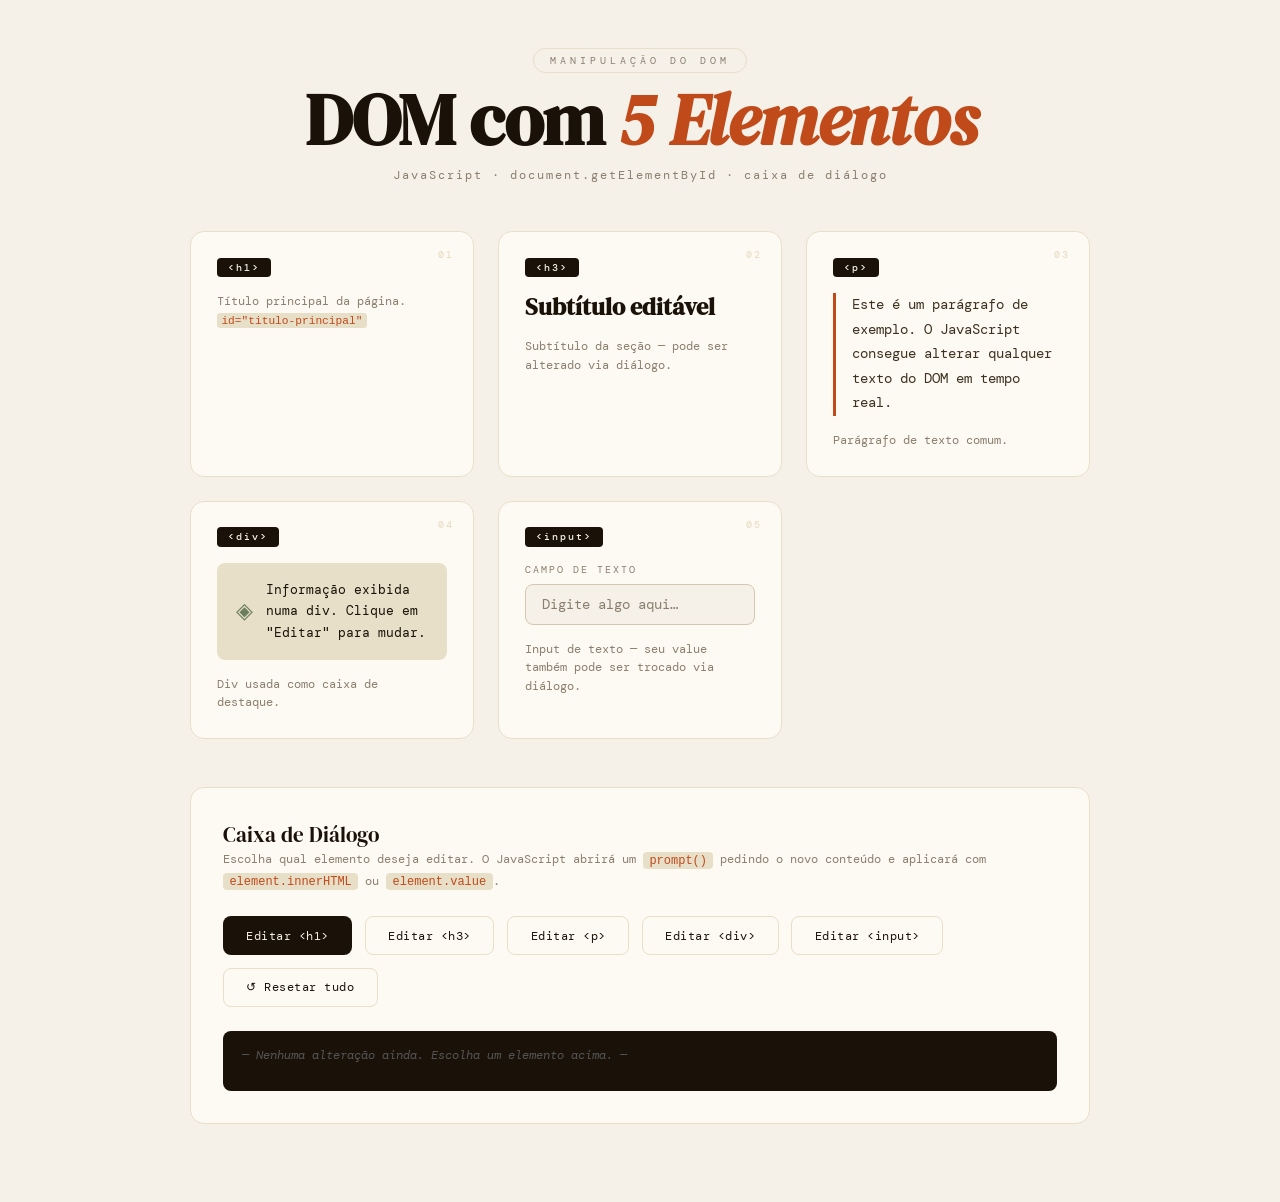
<file: exercicio 3/dom.html>
<!DOCTYPE html>
<html lang="pt-BR">
<head>
  <meta charset="UTF-8" />
  <meta name="viewport" content="width=device-width, initial-scale=1.0" />
  <title>DOM — 5 Elementos</title>
  <style>
    @import url('https://fonts.googleapis.com/css2?family=DM+Serif+Display:ital@0;1&family=DM+Mono:wght@300;400;500&display=swap');

    :root {
      --cream: #f5f0e8;
      --ink:   #1a1208;
      --rust:  #c04a1a;
      --sand:  #e8dfc8;
      --sage:  #6b7f5e;
      --muted: #8a7f6e;
      --card:  #fdfaf4;
    }

    * { margin: 0; padding: 0; box-sizing: border-box; }

    body {
      background: var(--cream);
      color: var(--ink);
      font-family: 'DM Mono', monospace;
      min-height: 100vh;
      padding: 3rem 2rem 5rem;
      display: flex;
      flex-direction: column;
      align-items: center;
      gap: 3rem;
    }

    /* ─── HEADER ─── */
    header {
      text-align: center;
      display: flex;
      flex-direction: column;
      align-items: center;
      gap: 0.6rem;
    }

    .tag-label {
      font-size: 0.65rem;
      letter-spacing: 4px;
      text-transform: uppercase;
      color: var(--muted);
      border: 1px solid var(--sand);
      padding: 0.3rem 1rem;
      border-radius: 999px;
    }

    /* ELEMENTO 1: h1 */
    #titulo-principal {
      font-family: 'DM Serif Display', serif;
      font-size: clamp(2.2rem, 6vw, 4.5rem);
      line-height: 1.05;
      color: var(--ink);
      letter-spacing: -1px;
      animation: fadeDown 0.6s ease both;
    }

    #titulo-principal em {
      color: var(--rust);
      font-style: italic;
    }

    .subtitle {
      font-size: 0.75rem;
      color: var(--muted);
      letter-spacing: 2px;
    }

    /* ─── GRADE DE ELEMENTOS ─── */
    .dom-grid {
      display: grid;
      grid-template-columns: repeat(auto-fit, minmax(280px, 1fr));
      gap: 1.5rem;
      width: 100%;
      max-width: 900px;
    }

    .dom-card {
      background: var(--card);
      border: 1px solid var(--sand);
      border-radius: 14px;
      padding: 1.6rem;
      display: flex;
      flex-direction: column;
      gap: 1rem;
      position: relative;
      animation: fadeUp 0.5s ease both;
      transition: box-shadow 0.25s;
    }

    .dom-card:hover {
      box-shadow: 0 8px 32px rgba(26,18,8,0.1);
    }

    /* numeração */
    .card-num {
      position: absolute;
      top: 1rem;
      right: 1.2rem;
      font-size: 0.6rem;
      letter-spacing: 2px;
      color: var(--sand);
      font-weight: 500;
    }

    /* badge da tag HTML */
    .card-tag {
      display: inline-block;
      background: var(--ink);
      color: var(--cream);
      font-size: 0.65rem;
      font-weight: 500;
      letter-spacing: 2px;
      padding: 0.2rem 0.7rem;
      border-radius: 4px;
      width: fit-content;
    }

    .card-desc {
      font-size: 0.72rem;
      color: var(--muted);
      line-height: 1.6;
    }

    /* ─── ELEMENTO 2: h3 (subtítulo dentro de card) ─── */
    #subtitulo {
      font-family: 'DM Serif Display', serif;
      font-size: 1.5rem;
      color: var(--ink);
      line-height: 1.2;
    }

    /* ─── ELEMENTO 3: <p> ─── */
    #paragrafo {
      font-size: 0.85rem;
      line-height: 1.8;
      color: #3d3220;
      border-left: 3px solid var(--rust);
      padding-left: 1rem;
    }

    /* ─── ELEMENTO 4: <div> decorativa ─── */
    #caixa-info {
      background: var(--sand);
      border-radius: 8px;
      padding: 1rem 1.2rem;
      font-size: 0.8rem;
      line-height: 1.7;
      color: var(--ink);
      display: flex;
      align-items: center;
      gap: 0.8rem;
    }

    #caixa-info::before {
      content: "◈";
      font-size: 1.4rem;
      color: var(--sage);
      flex-shrink: 0;
    }

    /* ─── ELEMENTO 5: <input> ─── */
    .input-wrapper {
      display: flex;
      flex-direction: column;
      gap: 0.5rem;
    }

    .input-wrapper label {
      font-size: 0.65rem;
      letter-spacing: 2px;
      text-transform: uppercase;
      color: var(--muted);
    }

    #campo-texto {
      background: var(--cream);
      border: 1px solid #d4c9b0;
      border-radius: 8px;
      padding: 0.7rem 1rem;
      font-family: 'DM Mono', monospace;
      font-size: 0.85rem;
      color: var(--ink);
      outline: none;
      transition: border-color 0.2s;
      width: 100%;
    }

    #campo-texto::placeholder { color: var(--muted); }

    #campo-texto:focus {
      border-color: var(--rust);
      box-shadow: 0 0 0 3px rgba(192,74,26,0.1);
    }

    /* ─── ZONA DE AÇÃO ─── */
    .acao-area {
      width: 100%;
      max-width: 900px;
      background: var(--card);
      border: 1px solid var(--sand);
      border-radius: 14px;
      padding: 2rem;
      display: flex;
      flex-direction: column;
      gap: 1.5rem;
    }

    .acao-title {
      font-family: 'DM Serif Display', serif;
      font-size: 1.3rem;
    }

    .acao-desc {
      font-size: 0.75rem;
      color: var(--muted);
      line-height: 1.7;
    }

    .acao-desc code {
      background: var(--sand);
      padding: 0.1rem 0.4rem;
      border-radius: 4px;
      color: var(--rust);
    }

    /* botões */
    .btn-row {
      display: flex;
      flex-wrap: wrap;
      gap: 0.8rem;
    }

    .btn {
      font-family: 'DM Mono', monospace;
      font-size: 0.78rem;
      padding: 0.65rem 1.4rem;
      border-radius: 8px;
      cursor: pointer;
      letter-spacing: 0.5px;
      transition: all 0.2s;
      border: 1px solid transparent;
    }

    .btn-primary {
      background: var(--ink);
      color: var(--cream);
    }

    .btn-primary:hover { background: #2d2010; }

    .btn-outline {
      background: none;
      border-color: var(--sand);
      color: var(--ink);
    }

    .btn-outline:hover {
      border-color: var(--rust);
      color: var(--rust);
    }

    /* log de mudanças */
    .log-area {
      background: var(--ink);
      border-radius: 8px;
      padding: 1rem 1.2rem;
      min-height: 60px;
      display: flex;
      flex-direction: column;
      gap: 0.4rem;
    }

    .log-line {
      font-size: 0.72rem;
      line-height: 1.5;
      animation: fadeUp 0.3s ease both;
    }

    .log-line .ts   { color: var(--muted); }
    .log-line .el   { color: #88c0d0; }
    .log-line .val  { color: #a3be8c; }
    .log-line .empty{ color: #555; font-style: italic; }

    /* ─── MODAL DIÁLOGO ─── */
    .overlay {
      display: none;
      position: fixed;
      inset: 0;
      background: rgba(26,18,8,0.55);
      backdrop-filter: blur(6px);
      z-index: 200;
      align-items: center;
      justify-content: center;
    }

    .overlay.active { display: flex; }

    .dialog {
      background: var(--card);
      border: 1px solid var(--sand);
      border-radius: 16px;
      width: min(440px, 90vw);
      overflow: hidden;
      animation: popIn 0.22s ease both;
      box-shadow: 0 30px 80px rgba(26,18,8,0.25);
    }

    @keyframes popIn {
      from { opacity: 0; transform: scale(0.9) translateY(10px); }
      to   { opacity: 1; transform: scale(1) translateY(0); }
    }

    .dialog-header {
      padding: 1.2rem 1.5rem;
      border-bottom: 1px solid var(--sand);
      display: flex;
      align-items: center;
      justify-content: space-between;
    }

    .dialog-header h4 {
      font-family: 'DM Serif Display', serif;
      font-size: 1.1rem;
    }

    .dialog-tag {
      font-size: 0.6rem;
      letter-spacing: 2px;
      color: var(--muted);
      text-transform: uppercase;
    }

    .dialog-body {
      padding: 1.5rem;
      display: flex;
      flex-direction: column;
      gap: 1rem;
    }

    .dialog-body p {
      font-size: 0.8rem;
      color: var(--muted);
      line-height: 1.6;
    }

    .dialog-body p strong { color: var(--rust); }

    .dialog-input {
      background: var(--cream);
      border: 1px solid #d4c9b0;
      border-radius: 8px;
      padding: 0.75rem 1rem;
      font-family: 'DM Mono', monospace;
      font-size: 0.85rem;
      color: var(--ink);
      outline: none;
      width: 100%;
      transition: border-color 0.2s;
    }

    .dialog-input:focus {
      border-color: var(--rust);
      box-shadow: 0 0 0 3px rgba(192,74,26,0.1);
    }

    .dialog-footer {
      padding: 1rem 1.5rem;
      border-top: 1px solid var(--sand);
      display: flex;
      justify-content: flex-end;
      gap: 0.7rem;
    }

    /* ─── ANIMAÇÕES ─── */
    @keyframes fadeDown {
      from { opacity: 0; transform: translateY(-16px); }
      to   { opacity: 1; transform: translateY(0); }
    }

    @keyframes fadeUp {
      from { opacity: 0; transform: translateY(16px); }
      to   { opacity: 1; transform: translateY(0); }
    }

    .dom-card:nth-child(1) { animation-delay: 0.05s; }
    .dom-card:nth-child(2) { animation-delay: 0.15s; }
    .dom-card:nth-child(3) { animation-delay: 0.25s; }
    .dom-card:nth-child(4) { animation-delay: 0.35s; }
    .dom-card:nth-child(5) { animation-delay: 0.45s; }

    /* destaque piscante quando elemento é alterado */
    @keyframes highlight {
      0%   { outline: 2px solid var(--rust); outline-offset: 4px; }
      100% { outline: 2px solid transparent; outline-offset: 6px; }
    }

    .altered { animation: highlight 1.2s ease forwards; }
  </style>
</head>
<body>

  <!-- ══════════════════════════════════════
       HEADER
  ══════════════════════════════════════ -->
  <header>
    <div class="tag-label">Manipulação do DOM</div>

    <!-- ELEMENTO 1 ─ <h1> -->
    <h1 id="titulo-principal">DOM com <em>5 Elementos</em></h1>
    <p class="subtitle">JavaScript · document.getElementById · caixa de diálogo</p>
  </header>

  <!-- ══════════════════════════════════════
       GRADE COM OS 5 ELEMENTOS
  ══════════════════════════════════════ -->
  <div class="dom-grid">

    <!-- Card 1 ── h1 (já no header, referência aqui) -->
    <div class="dom-card">
      <span class="card-num">01</span>
      <span class="card-tag">&lt;h1&gt;</span>
      <!-- ELEMENTO 1 referenciado acima no header -->
      <p class="card-desc">
        Título principal da página.<br>
        <code style="font-size:0.7rem;background:#e8dfc8;padding:0.1rem 0.3rem;border-radius:3px;color:#c04a1a">
          id="titulo-principal"
        </code>
      </p>
    </div>

    <!-- Card 2 ── h3 -->
    <div class="dom-card">
      <span class="card-num">02</span>
      <span class="card-tag">&lt;h3&gt;</span>
      <!-- ELEMENTO 2 ─ <h3> -->
      <h3 id="subtitulo">Subtítulo editável</h3>
      <p class="card-desc">Subtítulo da seção — pode ser alterado via diálogo.</p>
    </div>

    <!-- Card 3 ── p -->
    <div class="dom-card">
      <span class="card-num">03</span>
      <span class="card-tag">&lt;p&gt;</span>
      <!-- ELEMENTO 3 ─ <p> -->
      <p id="paragrafo">
        Este é um parágrafo de exemplo. O JavaScript consegue alterar qualquer texto do DOM em tempo real.
      </p>
      <p class="card-desc">Parágrafo de texto comum.</p>
    </div>

    <!-- Card 4 ── div -->
    <div class="dom-card">
      <span class="card-num">04</span>
      <span class="card-tag">&lt;div&gt;</span>
      <!-- ELEMENTO 4 ─ <div> -->
      <div id="caixa-info">
        Informação exibida numa div. Clique em "Editar" para mudar.
      </div>
      <p class="card-desc">Div usada como caixa de destaque.</p>
    </div>

    <!-- Card 5 ── input -->
    <div class="dom-card">
      <span class="card-num">05</span>
      <span class="card-tag">&lt;input&gt;</span>
      <!-- ELEMENTO 5 ─ <input type="text"> -->
      <div class="input-wrapper">
        <label for="campo-texto">Campo de texto</label>
        <input
          type="text"
          id="campo-texto"
          placeholder="Digite algo aqui…"
        />
      </div>
      <p class="card-desc">Input de texto — seu value também pode ser trocado via diálogo.</p>
    </div>

  </div>

  <!-- ══════════════════════════════════════
       ÁREA DE AÇÃO
  ══════════════════════════════════════ -->
  <div class="acao-area">
    <div>
      <div class="acao-title">Caixa de Diálogo</div>
      <p class="acao-desc">
        Escolha qual elemento deseja editar. O JavaScript abrirá um
        <code>prompt()</code> pedindo o novo conteúdo e aplicará com
        <code>element.innerHTML</code> ou <code>element.value</code>.
      </p>
    </div>

    <div class="btn-row">
      <button class="btn btn-primary" onclick="editarElemento('titulo-principal', 'h1')">Editar &lt;h1&gt;</button>
      <button class="btn btn-outline"  onclick="editarElemento('subtitulo', 'h3')">Editar &lt;h3&gt;</button>
      <button class="btn btn-outline"  onclick="editarElemento('paragrafo', 'p')">Editar &lt;p&gt;</button>
      <button class="btn btn-outline"  onclick="editarElemento('caixa-info', 'div')">Editar &lt;div&gt;</button>
      <button class="btn btn-outline"  onclick="editarElemento('campo-texto', 'input')">Editar &lt;input&gt;</button>
      <button class="btn btn-outline"  onclick="resetar()">↺ Resetar tudo</button>
    </div>

    <!-- log de mudanças -->
    <div class="log-area" id="logArea">
      <span class="log-line"><span class="empty">— Nenhuma alteração ainda. Escolha um elemento acima. —</span></span>
    </div>
  </div>

  <!-- ══════════════════════════════════════
       DIÁLOGO CUSTOMIZADO
  ══════════════════════════════════════ -->
  <div class="overlay" id="overlay">
    <div class="dialog">
      <div class="dialog-header">
        <h4 id="dialogTitle">Editar elemento</h4>
        <span class="dialog-tag" id="dialogTag"></span>
      </div>
      <div class="dialog-body">
        <p id="dialogDesc">Digite o novo conteúdo para <strong id="dialogEl"></strong>:</p>
        <input
          class="dialog-input"
          type="text"
          id="dialogInput"
          placeholder="Novo texto…"
          onkeydown="if(event.key==='Enter') confirmarEdicao()"
        />
      </div>
      <div class="dialog-footer">
        <button class="btn btn-outline" onclick="fecharDialog()">Cancelar</button>
        <button class="btn btn-primary" onclick="confirmarEdicao()">Confirmar</button>
      </div>
    </div>
  </div>

  <script>
    // ════════════════════════════════════════════════
    // ESTADO
    // ════════════════════════════════════════════════
    const originais = {
      'titulo-principal': 'DOM com <em>5 Elementos</em>',
      'subtitulo':        'Subtítulo editável',
      'paragrafo':        'Este é um parágrafo de exemplo. O JavaScript consegue alterar qualquer texto do DOM em tempo real.',
      'caixa-info':       'Informação exibida numa div. Clique em "Editar" para mudar.',
      'campo-texto':      '',
    };

    let elementoAtual = null;
    let tagAtual = null;
    let logCount = 0;

    // ════════════════════════════════════════════════
    // ABRIR DIÁLOGO
    // ════════════════════════════════════════════════
    function editarElemento(id, tag) {
      elementoAtual = id;
      tagAtual = tag;

      const el = document.getElementById(id);
      const valorAtual = tag === 'input' ? el.value : el.innerText;

      document.getElementById('dialogTitle').textContent = `Editar <${tag}>`;
      document.getElementById('dialogTag').textContent   = `#${id}`;
      document.getElementById('dialogEl').textContent    = `#${id}`;
      document.getElementById('dialogInput').value       = valorAtual;

      document.getElementById('overlay').classList.add('active');
      setTimeout(() => document.getElementById('dialogInput').focus(), 50);
    }

    // ════════════════════════════════════════════════
    // CONFIRMAR EDIÇÃO — usa o diálogo customizado
    // (equivalente ao prompt() nativo do browser)
    // ════════════════════════════════════════════════
    function confirmarEdicao() {
      const novoValor = document.getElementById('dialogInput').value.trim();
      if (!novoValor) { fecharDialog(); return; }

      const el = document.getElementById(elementoAtual);

      if (tagAtual === 'input') {
        el.value = novoValor;           // altera o value do input
      } else {
        el.innerHTML = novoValor;       // altera o innerHTML
      }

      // piscar elemento alterado
      el.classList.remove('altered');
      void el.offsetWidth;             // reflow
      el.classList.add('altered');

      // registrar no log
      adicionarLog(elementoAtual, tagAtual, novoValor);
      fecharDialog();
    }

    // ════════════════════════════════════════════════
    // FECHAR DIÁLOGO
    // ════════════════════════════════════════════════
    function fecharDialog() {
      document.getElementById('overlay').classList.remove('active');
      elementoAtual = null;
      tagAtual = null;
    }

    // fechar clicando fora
    document.getElementById('overlay').addEventListener('click', function(e) {
      if (e.target === this) fecharDialog();
    });

    // ════════════════════════════════════════════════
    // LOG DE MUDANÇAS
    // ════════════════════════════════════════════════
    function adicionarLog(id, tag, valor) {
      const log = document.getElementById('logArea');
      if (logCount === 0) log.innerHTML = '';
      logCount++;

      const agora = new Date().toLocaleTimeString('pt-BR');
      const linha = document.createElement('div');
      linha.className = 'log-line';
      linha.innerHTML =
        `<span class="ts">[${agora}]</span> ` +
        `<span class="el">#${id}</span> (${tag}) ` +
        `→ <span class="val">"${valor.substring(0, 50)}${valor.length > 50 ? '…' : ''}"</span>`;
      log.appendChild(linha);
    }

    // ════════════════════════════════════════════════
    // RESETAR
    // ════════════════════════════════════════════════
    function resetar() {
      Object.entries(originais).forEach(([id, val]) => {
        const el = document.getElementById(id);
        if (id === 'campo-texto') {
          el.value = val;
        } else {
          el.innerHTML = val;
        }
      });
      document.getElementById('logArea').innerHTML =
        '<span class="log-line"><span class="empty">— Conteúdo resetado para os valores originais. —</span></span>';
      logCount = 0;
    }
  </script>

</body>
</html>
</file>
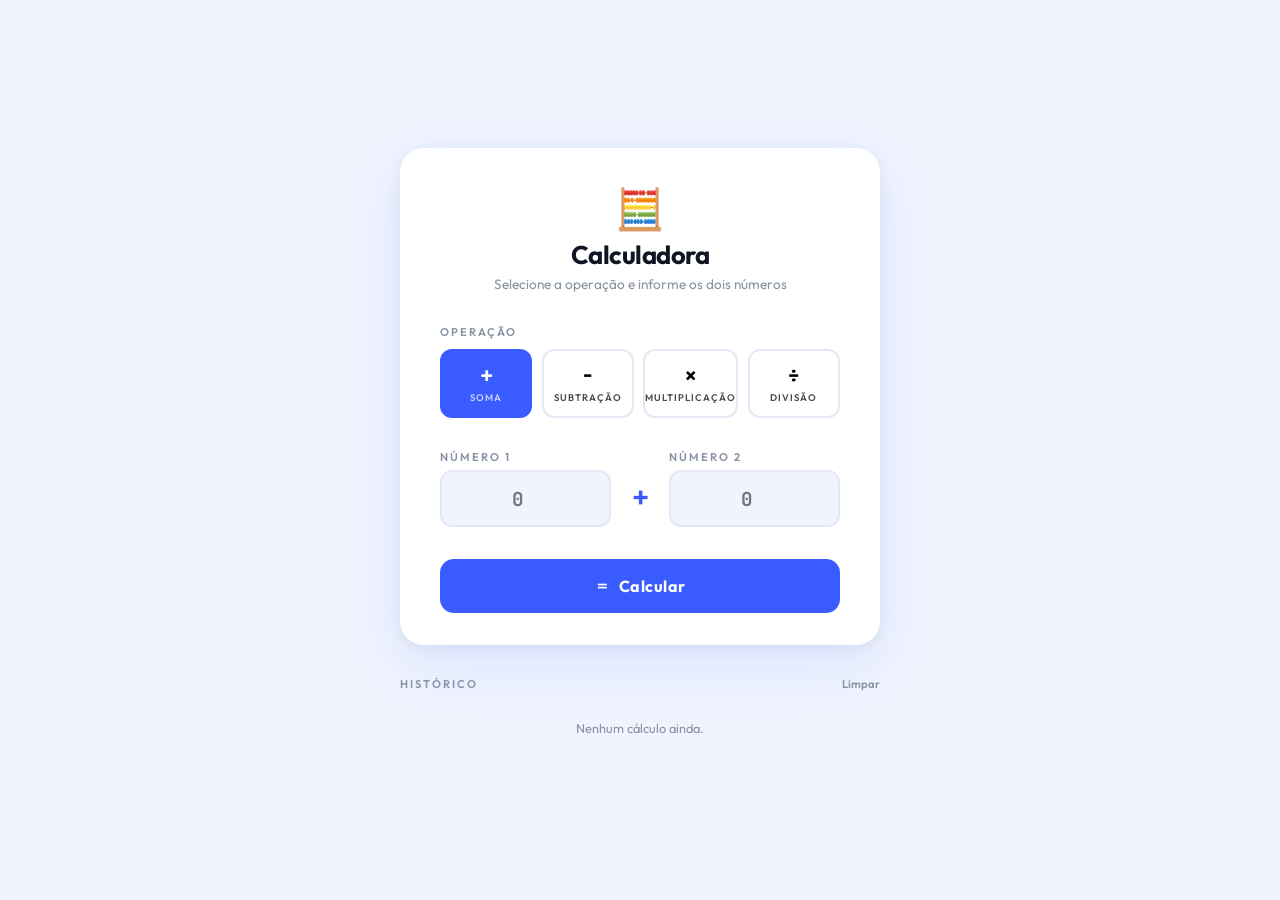
<file: exercicio 4/calculadora.html>
<!DOCTYPE html>
<html lang="pt-BR">
<head>
  <meta charset="UTF-8" />
  <meta name="viewport" content="width=device-width, initial-scale=1.0" />
  <title>Calculadora</title>
  <style>
    @import url('https://fonts.googleapis.com/css2?family=Outfit:wght@300;400;600;700;900&family=JetBrains+Mono:wght@400;700&display=swap');

    :root {
      --bg:      #f0f4ff;
      --white:   #ffffff;
      --ink:     #0f1523;
      --blue:    #3a5bff;
      --blue-lt: #eef1ff;
      --red:     #ff4757;
      --green:   #2ed573;
      --muted:   #8892a4;
      --border:  #e2e8f4;
    }

    * { margin: 0; padding: 0; box-sizing: border-box; }

    body {
      background: var(--bg);
      font-family: 'Outfit', sans-serif;
      min-height: 100vh;
      display: flex;
      flex-direction: column;
      align-items: center;
      justify-content: center;
      padding: 2rem;
      gap: 2rem;
    }

    /* ── CARD PRINCIPAL ── */
    .card {
      background: var(--white);
      border-radius: 24px;
      padding: 2.5rem 2.5rem 2rem;
      width: min(480px, 100%);
      box-shadow: 0 20px 60px rgba(58,91,255,0.1), 0 4px 16px rgba(0,0,0,0.06);
      display: flex;
      flex-direction: column;
      gap: 2rem;
      animation: slideUp 0.5s ease both;
    }

    @keyframes slideUp {
      from { opacity: 0; transform: translateY(24px); }
      to   { opacity: 1; transform: translateY(0); }
    }

    /* ── CABEÇALHO ── */
    .header { text-align: center; }

    .header-icon {
      font-size: 2.5rem;
      line-height: 1;
      margin-bottom: 0.6rem;
    }

    .header h1 {
      font-size: 1.6rem;
      font-weight: 700;
      color: var(--ink);
      letter-spacing: -0.5px;
    }

    .header p {
      font-size: 0.85rem;
      color: var(--muted);
      margin-top: 0.3rem;
    }

    /* ── SELETOR DE OPERAÇÃO ── */
    .op-label {
      font-size: 0.7rem;
      font-weight: 600;
      letter-spacing: 2px;
      text-transform: uppercase;
      color: var(--muted);
      margin-bottom: 0.6rem;
      display: block;
    }

    .op-grid {
      display: grid;
      grid-template-columns: repeat(4, 1fr);
      gap: 0.6rem;
    }

    .op-btn {
      border: 2px solid var(--border);
      background: var(--white);
      border-radius: 12px;
      padding: 0.8rem 0;
      cursor: pointer;
      display: flex;
      flex-direction: column;
      align-items: center;
      gap: 0.3rem;
      transition: all 0.18s;
      font-family: 'Outfit', sans-serif;
    }

    .op-btn:hover {
      border-color: var(--blue);
      background: var(--blue-lt);
    }

    .op-btn.active {
      border-color: var(--blue);
      background: var(--blue);
      color: white;
    }

    .op-symbol {
      font-family: 'JetBrains Mono', monospace;
      font-size: 1.4rem;
      font-weight: 700;
      line-height: 1;
    }

    .op-name {
      font-size: 0.6rem;
      font-weight: 600;
      letter-spacing: 1px;
      text-transform: uppercase;
      opacity: 0.7;
    }

    /* ── INPUTS DOS NÚMEROS ── */
    .num-row {
      display: grid;
      grid-template-columns: 1fr auto 1fr;
      align-items: end;
      gap: 0.8rem;
    }

    .field { display: flex; flex-direction: column; gap: 0.4rem; }

    .field label {
      font-size: 0.7rem;
      font-weight: 600;
      letter-spacing: 2px;
      text-transform: uppercase;
      color: var(--muted);
    }

    .field input {
      background: var(--bg);
      border: 2px solid var(--border);
      border-radius: 12px;
      padding: 0.85rem 1rem;
      font-family: 'JetBrains Mono', monospace;
      font-size: 1.2rem;
      font-weight: 700;
      color: var(--ink);
      text-align: center;
      outline: none;
      width: 100%;
      transition: border-color 0.2s;
    }

    .field input:focus {
      border-color: var(--blue);
      background: var(--blue-lt);
    }

    .field input.error { border-color: var(--red); background: #fff5f6; }

    .op-display {
      font-family: 'JetBrains Mono', monospace;
      font-size: 1.8rem;
      font-weight: 700;
      color: var(--blue);
      padding-bottom: 0.7rem;
      text-align: center;
      min-width: 2rem;
    }

    /* ── BOTÃO CALCULAR ── */
    .btn-calc {
      background: var(--blue);
      color: white;
      border: none;
      border-radius: 14px;
      padding: 1rem;
      font-family: 'Outfit', sans-serif;
      font-size: 1rem;
      font-weight: 700;
      cursor: pointer;
      width: 100%;
      letter-spacing: 0.5px;
      transition: all 0.2s;
      display: flex;
      align-items: center;
      justify-content: center;
      gap: 0.5rem;
    }

    .btn-calc:hover { background: #2845e8; transform: translateY(-1px); box-shadow: 0 8px 24px rgba(58,91,255,0.35); }
    .btn-calc:active { transform: translateY(0); }

    /* ── RESULTADO ── */
    .result-box {
      display: none;
      background: var(--blue-lt);
      border: 2px solid var(--blue);
      border-radius: 16px;
      padding: 1.4rem 1.6rem;
      animation: popIn 0.3s ease both;
    }

    .result-box.error-box {
      background: #fff5f6;
      border-color: var(--red);
    }

    .result-box.visible { display: block; }

    @keyframes popIn {
      from { opacity: 0; transform: scale(0.95); }
      to   { opacity: 1; transform: scale(1); }
    }

    .result-expr {
      font-family: 'JetBrains Mono', monospace;
      font-size: 0.9rem;
      color: var(--muted);
      margin-bottom: 0.5rem;
    }

    .result-val {
      font-family: 'JetBrains Mono', monospace;
      font-size: 2.2rem;
      font-weight: 700;
      color: var(--blue);
      line-height: 1;
    }

    .result-box.error-box .result-val {
      font-size: 1rem;
      color: var(--red);
    }

    .result-label {
      font-size: 0.65rem;
      font-weight: 600;
      letter-spacing: 2px;
      text-transform: uppercase;
      color: var(--muted);
      margin-bottom: 0.3rem;
    }

    /* ── HISTÓRICO ── */
    .hist-section { width: min(480px, 100%); animation: slideUp 0.5s ease 0.1s both; }

    .hist-header {
      display: flex;
      justify-content: space-between;
      align-items: center;
      margin-bottom: 0.8rem;
    }

    .hist-header span {
      font-size: 0.7rem;
      font-weight: 600;
      letter-spacing: 2px;
      text-transform: uppercase;
      color: var(--muted);
    }

    .hist-clear {
      font-size: 0.7rem;
      font-weight: 600;
      color: var(--muted);
      background: none;
      border: none;
      cursor: pointer;
      font-family: 'Outfit', sans-serif;
    }

    .hist-clear:hover { color: var(--red); }

    .hist-list {
      display: flex;
      flex-direction: column;
      gap: 0.5rem;
      max-height: 200px;
      overflow-y: auto;
    }

    .hist-item {
      background: var(--white);
      border-radius: 10px;
      padding: 0.65rem 1rem;
      display: flex;
      justify-content: space-between;
      align-items: center;
      font-family: 'JetBrains Mono', monospace;
      font-size: 0.82rem;
      border: 1px solid var(--border);
      animation: slideUp 0.2s ease both;
    }

    .hist-item .expr { color: var(--muted); }
    .hist-item .res  { font-weight: 700; color: var(--blue); }
    .hist-empty {
      font-size: 0.8rem;
      color: var(--muted);
      text-align: center;
      padding: 1rem;
    }
  </style>
</head>
<body>

  <!-- CARD PRINCIPAL -->
  <div class="card">

    <!-- CABEÇALHO -->
    <div class="header">
      <div class="header-icon">🧮</div>
      <h1>Calculadora</h1>
      <p>Selecione a operação e informe os dois números</p>
    </div>

    <!-- SELEÇÃO DE OPERAÇÃO -->
    <div>
      <span class="op-label">Operação</span>
      <div class="op-grid">
        <button class="op-btn active" data-op="+" onclick="selecionarOp(this, '+')">
          <span class="op-symbol">+</span>
          <span class="op-name">Soma</span>
        </button>
        <button class="op-btn" data-op="-" onclick="selecionarOp(this, '-')">
          <span class="op-symbol">−</span>
          <span class="op-name">Subtração</span>
        </button>
        <button class="op-btn" data-op="*" onclick="selecionarOp(this, '×')">
          <span class="op-symbol">×</span>
          <span class="op-name">Multiplicação</span>
        </button>
        <button class="op-btn" data-op="/" onclick="selecionarOp(this, '÷')">
          <span class="op-symbol">÷</span>
          <span class="op-name">Divisão</span>
        </button>
      </div>
    </div>

    <!-- NÚMEROS -->
    <div class="num-row">
      <div class="field">
        <label for="num1">Número 1</label>
        <input type="number" id="num1" placeholder="0" />
      </div>
      <div class="op-display" id="opDisplay">+</div>
      <div class="field">
        <label for="num2">Número 2</label>
        <input type="number" id="num2" placeholder="0" />
      </div>
    </div>

    <!-- BOTÃO -->
    <button class="btn-calc" onclick="calcular()">
      <span>＝</span> Calcular
    </button>

    <!-- RESULTADO -->
    <div class="result-box" id="resultBox">
      <div class="result-label">Resultado</div>
      <div class="result-expr" id="resultExpr"></div>
      <div class="result-val"  id="resultVal"></div>
    </div>

  </div>

  <!-- HISTÓRICO -->
  <div class="hist-section">
    <div class="hist-header">
      <span>Histórico</span>
      <button class="hist-clear" onclick="limparHistorico()">Limpar</button>
    </div>
    <div class="hist-list" id="histList">
      <div class="hist-empty">Nenhum cálculo ainda.</div>
    </div>
  </div>

  <script>
    // ── ESTADO ──────────────────────────────────
    let opAtual    = '+';
    let opSimbolo  = '+';
    let historico  = [];

    // ── SELECIONAR OPERAÇÃO ──────────────────────
    function selecionarOp(btn, simbolo) {
      document.querySelectorAll('.op-btn').forEach(b => b.classList.remove('active'));
      btn.classList.add('active');
      opAtual   = btn.dataset.op;
      opSimbolo = simbolo;
      document.getElementById('opDisplay').textContent = simbolo;
      // esconde resultado ao trocar operação
      document.getElementById('resultBox').classList.remove('visible');
    }

    // ── CALCULAR ────────────────────────────────
    function calcular() {
      const n1Input = document.getElementById('num1');
      const n2Input = document.getElementById('num2');
      n1Input.classList.remove('error');
      n2Input.classList.remove('error');

      const v1 = n1Input.value;
      const v2 = n2Input.value;

      // validação
      if (v1 === '' || isNaN(v1)) { n1Input.classList.add('error'); n1Input.focus(); return; }
      if (v2 === '' || isNaN(v2)) { n2Input.classList.add('error'); n2Input.focus(); return; }

      const a = parseFloat(v1);
      const b = parseFloat(v2);

      let resultado;
      let erro = null;

      switch (opAtual) {
        case '+': resultado = a + b; break;
        case '-': resultado = a - b; break;
        case '*': resultado = a * b; break;
        case '/':
          if (b === 0) { erro = 'Divisão por zero não é permitida.'; }
          else { resultado = a / b; }
          break;
      }

      const box  = document.getElementById('resultBox');
      const expr = document.getElementById('resultExpr');
      const val  = document.getElementById('resultVal');

      // reinicia animação
      box.classList.remove('visible', 'error-box');
      void box.offsetWidth;

      if (erro) {
        box.classList.add('visible', 'error-box');
        expr.textContent = `${a} ${opSimbolo} ${b}`;
        val.textContent  = erro;
        return;
      }

      // formata resultado: remove decimais desnecessários
      const res = parseFloat(resultado.toFixed(10));
      const resStr = Number.isInteger(res) ? res.toString() : res.toString();

      box.classList.add('visible');
      expr.textContent = `${a} ${opSimbolo} ${b} =`;
      val.textContent  = resStr;

      // adiciona ao histórico
      adicionarHistorico(`${a} ${opSimbolo} ${b}`, resStr);
    }

    // ── HISTÓRICO ───────────────────────────────
    function adicionarHistorico(expr, res) {
      historico.unshift({ expr, res });
      if (historico.length > 10) historico.pop();
      renderHistorico();
    }

    function renderHistorico() {
      const list = document.getElementById('histList');
      if (historico.length === 0) {
        list.innerHTML = '<div class="hist-empty">Nenhum cálculo ainda.</div>';
        return;
      }
      list.innerHTML = historico.map(h => `
        <div class="hist-item">
          <span class="expr">${h.expr} =</span>
          <span class="res">${h.res}</span>
        </div>
      `).join('');
    }

    function limparHistorico() {
      historico = [];
      renderHistorico();
    }

    // ── ENTER NOS INPUTS ────────────────────────
    document.getElementById('num1').addEventListener('keydown', e => { if (e.key === 'Enter') document.getElementById('num2').focus(); });
    document.getElementById('num2').addEventListener('keydown', e => { if (e.key === 'Enter') calcular(); });
  </script>

</body>
</html>
</file>
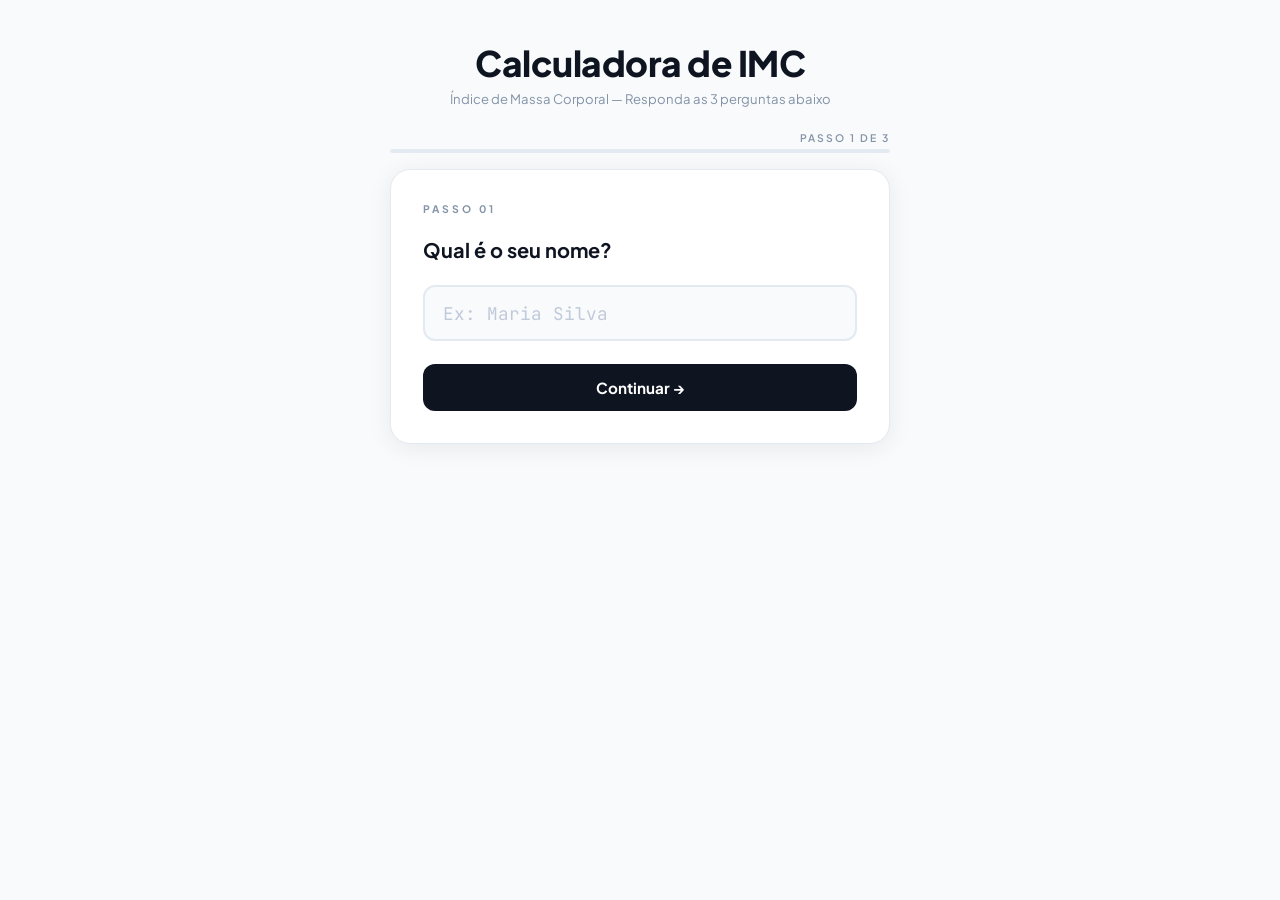
<file: exercicio 5/imc.html>
<!DOCTYPE html>
<html lang="pt-BR">
<head>
  <meta charset="UTF-8" />
  <meta name="viewport" content="width=device-width, initial-scale=1.0" />
  <title>Calculadora de IMC</title>
  <style>
    @import url('https://fonts.googleapis.com/css2?family=Plus+Jakarta+Sans:wght@300;400;500;600;700;800&family=JetBrains+Mono:wght@400;600&display=swap');

    :root {
      --bg:       #f8fafb;
      --white:    #ffffff;
      --ink:      #0e1521;
      --muted:    #8493a8;
      --border:   #e4eaf2;

      /* faixas de IMC */
      --c-mg:   #6c2bd9;   /* muito grave */
      --c-g:    #b44ff3;   /* grave */
      --c-bp:   #3b82f6;   /* baixo peso */
      --c-ok:   #22c55e;   /* normal */
      --c-sp:   #f59e0b;   /* sobrepeso */
      --c-o1:   #f97316;   /* obesidade I */
      --c-o2:   #ef4444;   /* obesidade II */
      --c-o3:   #991b1b;   /* obesidade III */
    }

    * { margin: 0; padding: 0; box-sizing: border-box; }

    body {
      background: var(--bg);
      font-family: 'Plus Jakarta Sans', sans-serif;
      min-height: 100vh;
      display: flex;
      flex-direction: column;
      align-items: center;
      justify-content: flex-start;
      padding: 2.5rem 1.5rem 4rem;
      gap: 1.5rem;
    }

    /* ── TÍTULO ── */
    .page-title {
      text-align: center;
    }

    .page-title h1 {
      font-size: clamp(1.6rem, 4vw, 2.2rem);
      font-weight: 800;
      color: var(--ink);
      letter-spacing: -0.5px;
    }

    .page-title p {
      font-size: 0.82rem;
      color: var(--muted);
      margin-top: 0.3rem;
    }

    /* ── WIZARD (passos) ── */
    .wizard {
      width: min(500px, 100%);
      display: flex;
      flex-direction: column;
      gap: 1rem;
    }

    /* barra de progresso */
    .progress-bar {
      height: 4px;
      background: var(--border);
      border-radius: 99px;
      overflow: hidden;
    }

    .progress-fill {
      height: 100%;
      background: var(--ink);
      border-radius: 99px;
      transition: width 0.4s ease;
      width: 0%;
    }

    .progress-label {
      font-size: 0.65rem;
      font-weight: 600;
      letter-spacing: 2px;
      text-transform: uppercase;
      color: var(--muted);
      text-align: right;
    }

    /* ── CARD DE PASSO ── */
    .step-card {
      background: var(--white);
      border: 1px solid var(--border);
      border-radius: 20px;
      padding: 2rem;
      display: none;
      flex-direction: column;
      gap: 1.4rem;
      animation: fadeIn 0.35s ease both;
      box-shadow: 0 4px 24px rgba(14,21,33,0.07);
    }

    .step-card.active { display: flex; }

    @keyframes fadeIn {
      from { opacity: 0; transform: translateY(12px); }
      to   { opacity: 1; transform: translateY(0); }
    }

    .step-num {
      font-size: 0.65rem;
      font-weight: 700;
      letter-spacing: 3px;
      text-transform: uppercase;
      color: var(--muted);
    }

    .step-question {
      font-size: 1.25rem;
      font-weight: 700;
      color: var(--ink);
      line-height: 1.3;
    }

    .step-hint {
      font-size: 0.78rem;
      color: var(--muted);
      line-height: 1.6;
      margin-top: -0.6rem;
    }

    /* input */
    .step-input {
      background: var(--bg);
      border: 2px solid var(--border);
      border-radius: 12px;
      padding: 0.9rem 1.1rem;
      font-family: 'JetBrains Mono', monospace;
      font-size: 1.1rem;
      font-weight: 600;
      color: var(--ink);
      outline: none;
      width: 100%;
      transition: border-color 0.2s, box-shadow 0.2s;
    }

    .step-input::placeholder { color: #c0cada; font-weight: 400; }

    .step-input:focus {
      border-color: var(--ink);
      box-shadow: 0 0 0 4px rgba(14,21,33,0.06);
    }

    .step-input.error {
      border-color: #ef4444;
      background: #fff8f8;
    }

    .error-msg {
      font-size: 0.75rem;
      color: #ef4444;
      font-weight: 500;
      display: none;
    }

    .error-msg.show { display: block; }

    /* botão */
    .btn-next {
      background: var(--ink);
      color: #fff;
      border: none;
      border-radius: 12px;
      padding: 0.9rem 1.5rem;
      font-family: 'Plus Jakarta Sans', sans-serif;
      font-size: 0.95rem;
      font-weight: 700;
      cursor: pointer;
      width: 100%;
      transition: all 0.2s;
      display: flex;
      align-items: center;
      justify-content: center;
      gap: 0.5rem;
    }

    .btn-next:hover {
      background: #1e2d45;
      transform: translateY(-1px);
      box-shadow: 0 8px 20px rgba(14,21,33,0.2);
    }

    /* ── RESULTADO ── */
    #stepResult {
      gap: 1.8rem;
    }

    .result-header {
      display: flex;
      align-items: center;
      gap: 1rem;
    }

    .result-avatar {
      width: 52px;
      height: 52px;
      border-radius: 14px;
      display: flex;
      align-items: center;
      justify-content: center;
      font-size: 1.6rem;
      flex-shrink: 0;
    }

    .result-name {
      font-size: 1.3rem;
      font-weight: 800;
      color: var(--ink);
    }

    .result-sub {
      font-size: 0.78rem;
      color: var(--muted);
      margin-top: 0.1rem;
    }

    /* saída formatada (requisito h) */
    .result-sentence {
      background: var(--bg);
      border: 1px solid var(--border);
      border-radius: 12px;
      padding: 1.2rem 1.4rem;
      font-size: 0.92rem;
      line-height: 1.7;
      color: var(--ink);
    }

    .result-sentence .var {
      font-family: 'JetBrains Mono', monospace;
      font-weight: 600;
    }

    /* métrica grande */
    .imc-display {
      display: flex;
      align-items: flex-end;
      gap: 0.5rem;
    }

    .imc-number {
      font-family: 'JetBrains Mono', monospace;
      font-size: 4rem;
      font-weight: 700;
      line-height: 1;
    }

    .imc-unit {
      font-size: 0.85rem;
      color: var(--muted);
      padding-bottom: 0.6rem;
      font-weight: 500;
    }

    /* badge de classificação */
    .classif-badge {
      display: inline-block;
      border-radius: 8px;
      padding: 0.45rem 1rem;
      font-size: 0.85rem;
      font-weight: 700;
      color: #fff;
    }

    /* régua visual */
    .scale-bar {
      display: flex;
      height: 10px;
      border-radius: 99px;
      overflow: hidden;
      gap: 2px;
    }

    .scale-seg {
      flex: 1;
      border-radius: 3px;
      opacity: 0.3;
      transition: opacity 0.3s;
    }

    .scale-seg.active { opacity: 1; }

    .scale-labels {
      display: flex;
      justify-content: space-between;
      font-size: 0.6rem;
      color: var(--muted);
      margin-top: 0.3rem;
      font-weight: 600;
    }

    /* detalhes adicionais */
    .details-grid {
      display: grid;
      grid-template-columns: repeat(3, 1fr);
      gap: 0.8rem;
    }

    .detail-item {
      background: var(--bg);
      border: 1px solid var(--border);
      border-radius: 10px;
      padding: 0.9rem;
      display: flex;
      flex-direction: column;
      gap: 0.2rem;
    }

    .detail-label {
      font-size: 0.6rem;
      font-weight: 600;
      letter-spacing: 2px;
      text-transform: uppercase;
      color: var(--muted);
    }

    .detail-val {
      font-family: 'JetBrains Mono', monospace;
      font-size: 1rem;
      font-weight: 700;
      color: var(--ink);
    }

    /* botão recalcular */
    .btn-reset {
      background: none;
      border: 1.5px solid var(--border);
      border-radius: 12px;
      padding: 0.8rem;
      font-family: 'Plus Jakarta Sans', sans-serif;
      font-size: 0.88rem;
      font-weight: 600;
      cursor: pointer;
      width: 100%;
      color: var(--ink);
      transition: all 0.2s;
    }

    .btn-reset:hover { border-color: var(--ink); background: var(--bg); }
  </style>
</head>
<body>

  <div class="page-title">
    <h1>Calculadora de IMC</h1>
    <p>Índice de Massa Corporal — Responda as 3 perguntas abaixo</p>
  </div>

  <div class="wizard">

    <!-- PROGRESSO -->
    <div style="display:flex;flex-direction:column;gap:0.3rem">
      <div class="progress-label" id="progressLabel">Passo 1 de 3</div>
      <div class="progress-bar"><div class="progress-fill" id="progressFill"></div></div>
    </div>

    <!-- PASSO 1 — NOME -->
    <div class="step-card active" id="step1">
      <span class="step-num">Passo 01</span>
      <div class="step-question">Qual é o seu nome?</div>
      <input class="step-input" type="text" id="inputNome" placeholder="Ex: Maria Silva" autocomplete="off" />
      <span class="error-msg" id="erroNome">Por favor, informe seu nome.</span>
      <button class="btn-next" onclick="irPasso2()">Continuar →</button>
    </div>

    <!-- PASSO 2 — ALTURA -->
    <div class="step-card" id="step2">
      <span class="step-num">Passo 02</span>
      <div class="step-question">Qual é a sua altura?</div>
      <p class="step-hint">Informe em <strong>centímetros</strong> (ex: 175 para 1,75 m).</p>
      <input class="step-input" type="number" id="inputAltura" placeholder="Ex: 175" min="50" max="280" />
      <span class="error-msg" id="erroAltura">Informe uma altura válida (entre 50 e 280 cm).</span>
      <button class="btn-next" onclick="irPasso3()">Continuar →</button>
    </div>

    <!-- PASSO 3 — PESO -->
    <div class="step-card" id="step3">
      <span class="step-num">Passo 03</span>
      <div class="step-question">Qual é o seu peso?</div>
      <p class="step-hint">Informe em <strong>quilogramas</strong> (ex: 70.5 para 70,5 kg).</p>
      <input class="step-input" type="number" id="inputPeso" placeholder="Ex: 70.5" min="1" max="500" step="0.1" />
      <span class="error-msg" id="erroPeso">Informe um peso válido (entre 1 e 500 kg).</span>
      <button class="btn-next" onclick="calcularIMC()">Calcular IMC →</button>
    </div>

    <!-- PASSO 4 — RESULTADO -->
    <div class="step-card" id="stepResult">
      <span class="step-num">Resultado</span>

      <!-- cabeçalho com nome -->
      <div class="result-header">
        <div class="result-avatar" id="resultAvatar">😊</div>
        <div>
          <div class="result-name" id="resultNome"></div>
          <div class="result-sub" id="resultSub"></div>
        </div>
      </div>

      <!-- SAÍDA FORMATADA (requisito h) -->
      <div class="result-sentence" id="resultSentence"></div>

      <!-- IMC grande -->
      <div>
        <div class="detail-label" style="margin-bottom:0.5rem">Índice de Massa Corporal</div>
        <div class="imc-display">
          <span class="imc-number" id="imcNumero"></span>
          <span class="imc-unit">kg/m²</span>
        </div>
        <span class="classif-badge" id="classifBadge" style="margin-top:0.6rem;display:inline-block"></span>
      </div>

      <!-- RÉGUA VISUAL -->
      <div>
        <div class="scale-bar" id="scalebar"></div>
        <div class="scale-labels">
          <span>&lt;16</span>
          <span>18.5</span>
          <span>25</span>
          <span>30</span>
          <span>35</span>
          <span>40+</span>
        </div>
      </div>

      <!-- DETALHES -->
      <div class="details-grid">
        <div class="detail-item">
          <span class="detail-label">Altura</span>
          <span class="detail-val" id="detAltura"></span>
        </div>
        <div class="detail-item">
          <span class="detail-label">Peso</span>
          <span class="detail-val" id="detPeso"></span>
        </div>
        <div class="detail-item">
          <span class="detail-label">Altura²</span>
          <span class="detail-val" id="detAlturaQ"></span>
        </div>
      </div>

      <button class="btn-reset" onclick="reiniciar()">↺ Calcular novamente</button>
    </div>

  </div>

  <script>
    // ══════════════════════════════════════════════
    //  CLASSIFICAÇÕES DO IMC
    // ══════════════════════════════════════════════
    const faixas = [
      { limite: 16,    label: 'Baixo peso muito grave', cor: '#6c2bd9', emoji: '⚠️', idx: 0 },
      { limite: 17,    label: 'Baixo peso grave',       cor: '#b44ff3', emoji: '⚠️', idx: 1 },
      { limite: 18.5,  label: 'Baixo peso',             cor: '#3b82f6', emoji: '😟', idx: 2 },
      { limite: 25,    label: 'Peso normal',             cor: '#22c55e', emoji: '😊', idx: 3 },
      { limite: 30,    label: 'Sobrepeso',               cor: '#f59e0b', emoji: '😐', idx: 4 },
      { limite: 35,    label: 'Obesidade grau I',        cor: '#f97316', emoji: '😟', idx: 5 },
      { limite: 40,    label: 'Obesidade grau II',       cor: '#ef4444', emoji: '😟', idx: 6 },
      { limite: Infinity, label: 'Obesidade grau III',  cor: '#991b1b', emoji: '🚨', idx: 7 },
    ];

    function classificar(m) {
      for (const f of faixas) {
        if (m < f.limite) return f;
      }
      return faixas[faixas.length - 1];
    }

    // ══════════════════════════════════════════════
    //  NAVEGAÇÃO ENTRE PASSOS
    // ══════════════════════════════════════════════
    function mostrarPasso(num) {
      ['step1','step2','step3','stepResult'].forEach(id => {
        document.getElementById(id).classList.remove('active');
      });

      const ids = ['step1','step2','step3','stepResult'];
      document.getElementById(ids[num - 1]).classList.add('active');

      const total = 3;
      if (num <= total) {
        document.getElementById('progressLabel').textContent = `Passo ${num} de ${total}`;
        document.getElementById('progressFill').style.width = `${((num - 1) / total) * 100}%`;
      } else {
        document.getElementById('progressLabel').textContent = 'Concluído!';
        document.getElementById('progressFill').style.width = '100%';
      }
    }

    function irPasso2() {
      const nome = document.getElementById('inputNome').value.trim();
      const erro = document.getElementById('erroNome');
      const inp  = document.getElementById('inputNome');

      if (!nome) {
        inp.classList.add('error');
        erro.classList.add('show');
        inp.focus();
        return;
      }
      inp.classList.remove('error');
      erro.classList.remove('show');
      mostrarPasso(2);
      document.getElementById('inputAltura').focus();
    }

    function irPasso3() {
      const altVal = parseFloat(document.getElementById('inputAltura').value);
      const erro   = document.getElementById('erroAltura');
      const inp    = document.getElementById('inputAltura');

      if (isNaN(altVal) || altVal < 50 || altVal > 280) {
        inp.classList.add('error');
        erro.classList.add('show');
        inp.focus();
        return;
      }
      inp.classList.remove('error');
      erro.classList.remove('show');
      mostrarPasso(3);
      document.getElementById('inputPeso').focus();
    }

    // ══════════════════════════════════════════════
    //  CÁLCULO DO IMC
    // ══════════════════════════════════════════════
    function calcularIMC() {
      const pesoVal = parseFloat(document.getElementById('inputPeso').value);
      const erro    = document.getElementById('erroPeso');
      const inp     = document.getElementById('inputPeso');

      if (isNaN(pesoVal) || pesoVal < 1 || pesoVal > 500) {
        inp.classList.add('error');
        erro.classList.add('show');
        inp.focus();
        return;
      }
      inp.classList.remove('error');
      erro.classList.remove('show');

      // ── VARIÁVEIS (requisito d — conversão para float) ──
      const nome    = String(document.getElementById('inputNome').value.trim());
      const alturaCm = parseFloat(document.getElementById('inputAltura').value);  // float
      const peso     = parseFloat(pesoVal);                                        // float

      // ── CONVERSÃO cm → m (requisito e) ──
      const alturaM = alturaCm / 100;

      // ── FÓRMULA IMC (requisito f): M = peso / altura² ──
      const alturaQ = alturaM * alturaM;
      const M = peso / alturaQ;
      const Mfmt = parseFloat(M.toFixed(2));

      // ── CLASSIFICAÇÃO (requisito g) ──
      const classif = classificar(Mfmt);

      // ── EXIBIR RESULTADO ──
      mostrarPasso(4);

      // avatar + nome
      document.getElementById('resultAvatar').textContent = classif.emoji;
      document.getElementById('resultAvatar').style.background = classif.cor + '22';
      document.getElementById('resultNome').textContent  = nome;
      document.getElementById('resultSub').textContent   = `${alturaCm} cm · ${peso} kg`;

      // ── SAÍDA FORMATADA (requisito h) ──
      document.getElementById('resultSentence').innerHTML =
        `<span class="var">${nome}</span> possui índice de massa corporal igual a ` +
        `<span class="var" style="color:${classif.cor}">${Mfmt}</span>, ` +
        `sendo classificado(a) como: ` +
        `<span class="var" style="color:${classif.cor}">${classif.label}</span>.`;

      // IMC grande
      document.getElementById('imcNumero').textContent = Mfmt;
      document.getElementById('imcNumero').style.color = classif.cor;

      const badge = document.getElementById('classifBadge');
      badge.textContent   = classif.label;
      badge.style.background = classif.cor;

      // régua visual
      const scalebar = document.getElementById('scalebar');
      const cores = faixas.map(f => f.cor);
      scalebar.innerHTML = cores.map((c, i) =>
        `<div class="scale-seg ${i === classif.idx ? 'active' : ''}" style="background:${c}"></div>`
      ).join('');

      // detalhes
      document.getElementById('detAltura').textContent  = `${alturaM.toFixed(2)} m`;
      document.getElementById('detPeso').textContent    = `${peso} kg`;
      document.getElementById('detAlturaQ').textContent = `${alturaQ.toFixed(4)} m²`;
    }

    // ══════════════════════════════════════════════
    //  REINICIAR
    // ══════════════════════════════════════════════
    function reiniciar() {
      ['inputNome','inputAltura','inputPeso'].forEach(id => {
        const el = document.getElementById(id);
        el.value = '';
        el.classList.remove('error');
      });
      ['erroNome','erroAltura','erroPeso'].forEach(id =>
        document.getElementById(id).classList.remove('show')
      );
      mostrarPasso(1);
      document.getElementById('inputNome').focus();
    }

    // ── ENTER para avançar ──
    document.getElementById('inputNome').addEventListener('keydown',   e => { if (e.key === 'Enter') irPasso2(); });
    document.getElementById('inputAltura').addEventListener('keydown', e => { if (e.key === 'Enter') irPasso3(); });
    document.getElementById('inputPeso').addEventListener('keydown',   e => { if (e.key === 'Enter') calcularIMC(); });

    // inicia
    mostrarPasso(1);
  </script>

</body>
</html>
</file>
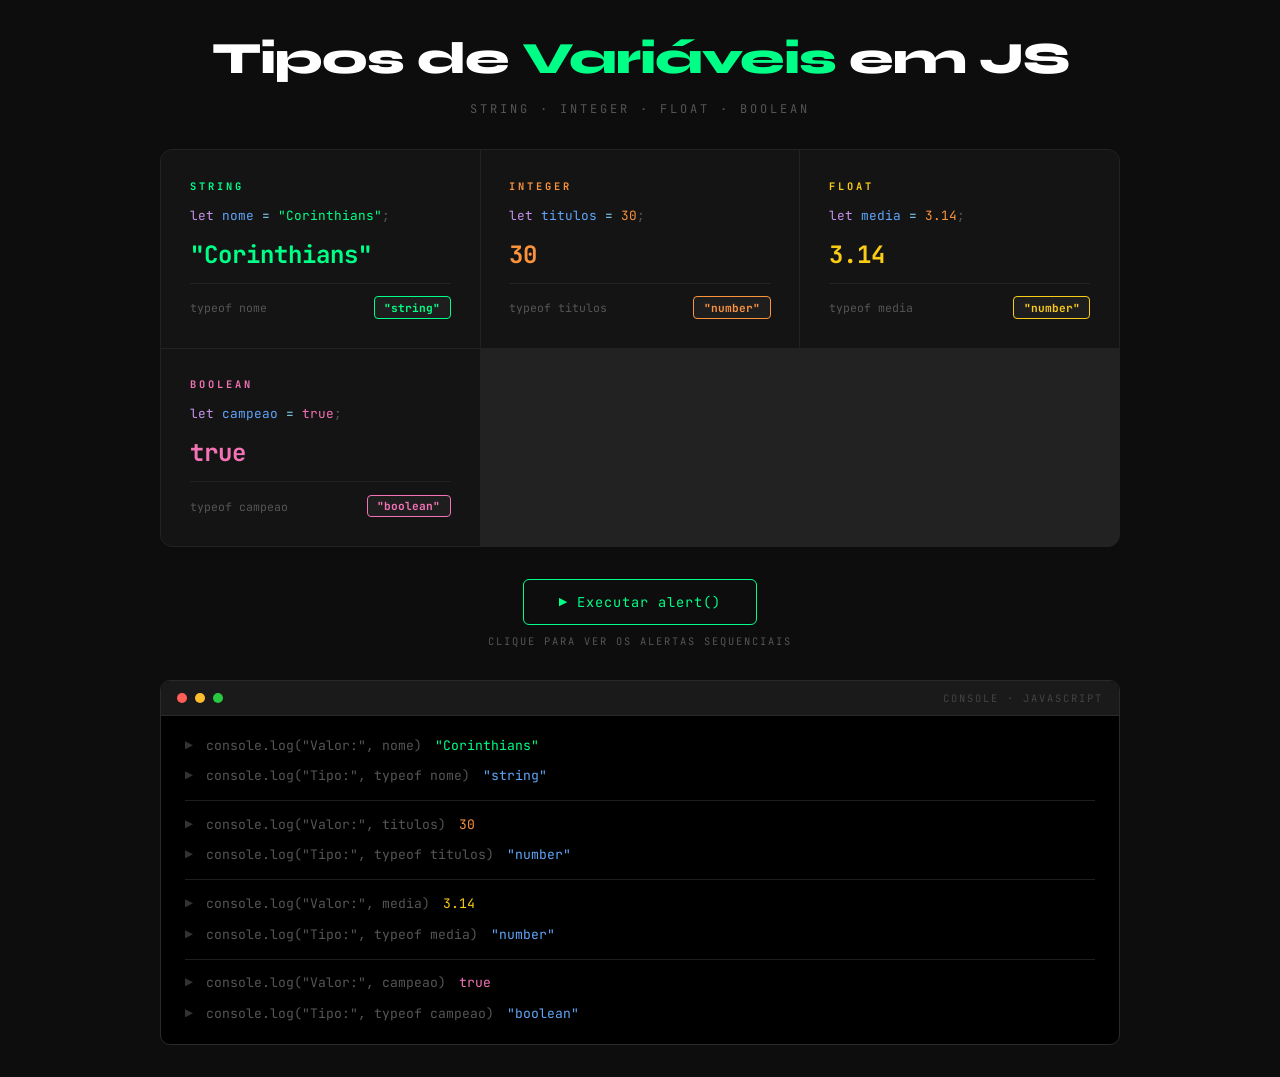
<file: exercicio2/variaveis.html>
<!DOCTYPE html>
<html lang="pt-BR">
<head>
  <meta charset="UTF-8" />
  <meta name="viewport" content="width=device-width, initial-scale=1.0" />
  <title>Variáveis JavaScript</title>
  <style>
    @import url('https://fonts.googleapis.com/css2?family=JetBrains+Mono:wght@300;400;700&family=Syne:wght@400;700;800&display=swap');

    :root {
      --bg: #0d0d0d;
      --surface: #141414;
      --border: #222;
      --green: #00ff87;
      --blue: #60a5fa;
      --orange: #fb923c;
      --pink: #f472b6;
      --yellow: #facc15;
      --muted: #555;
      --text: #e5e5e5;
    }

    * { margin: 0; padding: 0; box-sizing: border-box; }

    body {
      background: var(--bg);
      color: var(--text);
      font-family: 'JetBrains Mono', monospace;
      min-height: 100vh;
      padding: 2rem;
      display: flex;
      flex-direction: column;
      align-items: center;
      gap: 2rem;
    }

    /* ===== TÍTULO ===== */
    h1 {
      font-family: 'Syne', sans-serif;
      font-weight: 800;
      font-size: clamp(1.6rem, 5vw, 2.8rem);
      letter-spacing: -1px;
      color: #fff;
      text-align: center;
    }

    h1 span {
      color: var(--green);
    }

    .subtitle {
      font-size: 0.75rem;
      color: var(--muted);
      letter-spacing: 3px;
      text-transform: uppercase;
      text-align: center;
      margin-top: -1rem;
    }

    /* ===== GRID DE CARDS ===== */
    .grid {
      display: grid;
      grid-template-columns: repeat(auto-fit, minmax(280px, 1fr));
      gap: 1px;
      width: 100%;
      max-width: 960px;
      background: var(--border);
      border: 1px solid var(--border);
      border-radius: 12px;
      overflow: hidden;
    }

    .card {
      background: var(--surface);
      padding: 1.8rem;
      display: flex;
      flex-direction: column;
      gap: 0.8rem;
      transition: background 0.2s;
    }

    .card:hover { background: #1a1a1a; }

    .card-type {
      font-size: 0.65rem;
      letter-spacing: 3px;
      text-transform: uppercase;
      font-weight: 700;
    }

    .card-declaration {
      font-size: 0.8rem;
      color: var(--muted);
      line-height: 1.6;
    }

    .card-declaration .kw  { color: #c792ea; }
    .card-declaration .var { color: var(--blue); }
    .card-declaration .val-str  { color: var(--green); }
    .card-declaration .val-num  { color: var(--orange); }
    .card-declaration .val-bool { color: var(--pink); }
    .card-declaration .op  { color: #89ddff; }

    .card-value {
      font-size: 1.5rem;
      font-weight: 700;
      word-break: break-all;
    }

    .card-typeof {
      font-size: 0.72rem;
      color: var(--muted);
      border-top: 1px solid var(--border);
      padding-top: 0.8rem;
      display: flex;
      justify-content: space-between;
      align-items: center;
    }

    .typeof-badge {
      background: #1e1e1e;
      border: 1px solid var(--border);
      border-radius: 4px;
      padding: 0.2rem 0.6rem;
      font-size: 0.7rem;
      font-weight: 700;
    }

    /* cores por tipo */
    .type-string  .card-type,
    .type-string  .card-value  { color: var(--green); }
    .type-string  .typeof-badge { color: var(--green); border-color: var(--green); }

    .type-int     .card-type,
    .type-int     .card-value  { color: var(--orange); }
    .type-int     .typeof-badge { color: var(--orange); border-color: var(--orange); }

    .type-float   .card-type,
    .type-float   .card-value  { color: var(--yellow); }
    .type-float   .typeof-badge { color: var(--yellow); border-color: var(--yellow); }

    .type-boolean .card-type,
    .type-boolean .card-value  { color: var(--pink); }
    .type-boolean .typeof-badge { color: var(--pink); border-color: var(--pink); }

    /* ===== CONSOLE SIMULADO ===== */
    .console-box {
      width: 100%;
      max-width: 960px;
      background: #000;
      border: 1px solid #2a2a2a;
      border-radius: 10px;
      overflow: hidden;
    }

    .console-bar {
      background: #1a1a1a;
      border-bottom: 1px solid #2a2a2a;
      padding: 0.6rem 1rem;
      display: flex;
      align-items: center;
      gap: 0.5rem;
    }

    .console-bar .dot {
      width: 10px; height: 10px;
      border-radius: 50%;
    }

    .dot-red    { background: #ff5f57; }
    .dot-yellow { background: #febc2e; }
    .dot-green  { background: #28c840; }

    .console-bar span {
      margin-left: auto;
      font-size: 0.65rem;
      letter-spacing: 2px;
      text-transform: uppercase;
      color: #444;
    }

    .console-body {
      padding: 1.2rem 1.5rem;
      display: flex;
      flex-direction: column;
      gap: 0.5rem;
    }

    .console-line {
      font-size: 0.82rem;
      line-height: 1.7;
      display: flex;
      gap: 0.8rem;
      align-items: baseline;
    }

    .console-line .arrow { color: #333; flex-shrink: 0; }
    .console-line .log-label { color: var(--muted); min-width: 200px; }
    .console-line .log-val-str  { color: var(--green); }
    .console-line .log-val-num  { color: var(--orange); }
    .console-line .log-val-flt  { color: var(--yellow); }
    .console-line .log-val-bool { color: var(--pink); }
    .console-line .log-type { color: #60a5fa; }

    .console-divider {
      height: 1px;
      background: #1e1e1e;
      margin: 0.3rem 0;
    }

    /* ===== BOTÃO ALERT ===== */
    .btn-area {
      display: flex;
      flex-direction: column;
      align-items: center;
      gap: 0.6rem;
    }

    .btn-alert {
      background: none;
      border: 1px solid var(--green);
      color: var(--green);
      font-family: 'JetBrains Mono', monospace;
      font-size: 0.85rem;
      padding: 0.8rem 2.2rem;
      border-radius: 6px;
      cursor: pointer;
      letter-spacing: 1px;
      transition: background 0.2s, color 0.2s;
    }

    .btn-alert:hover {
      background: var(--green);
      color: #000;
    }

    .btn-hint {
      font-size: 0.65rem;
      color: var(--muted);
      letter-spacing: 2px;
      text-transform: uppercase;
    }

    /* ===== MODAL ALERT SIMULADO ===== */
    .modal-overlay {
      display: none;
      position: fixed;
      inset: 0;
      background: rgba(0,0,0,0.75);
      backdrop-filter: blur(4px);
      z-index: 100;
      align-items: center;
      justify-content: center;
    }

    .modal-overlay.active { display: flex; }

    .modal {
      background: #1c1c1c;
      border: 1px solid #333;
      border-radius: 12px;
      width: min(480px, 90vw);
      overflow: hidden;
      animation: popIn 0.2s ease both;
    }

    @keyframes popIn {
      from { opacity: 0; transform: scale(0.92); }
      to   { opacity: 1; transform: scale(1); }
    }

    .modal-title {
      background: #252525;
      padding: 0.8rem 1.2rem;
      font-family: 'Syne', sans-serif;
      font-size: 0.8rem;
      font-weight: 700;
      color: #777;
      letter-spacing: 2px;
      text-transform: uppercase;
      border-bottom: 1px solid #333;
    }

    .modal-body {
      padding: 1.5rem 1.5rem 1rem;
      display: flex;
      flex-direction: column;
      gap: 0.6rem;
    }

    .alert-line {
      font-size: 0.85rem;
      line-height: 1.8;
      border-bottom: 1px solid #252525;
      padding-bottom: 0.5rem;
      display: flex;
      justify-content: space-between;
    }

    .alert-line:last-child { border-bottom: none; }

    .alert-key { color: #888; }

    .modal-ok {
      display: flex;
      justify-content: flex-end;
      padding: 0.8rem 1.2rem;
      border-top: 1px solid #2a2a2a;
    }

    .modal-ok button {
      background: var(--green);
      color: #000;
      border: none;
      font-family: 'JetBrains Mono', monospace;
      font-weight: 700;
      font-size: 0.8rem;
      padding: 0.5rem 1.8rem;
      border-radius: 5px;
      cursor: pointer;
      letter-spacing: 1px;
    }

    .modal-ok button:hover { opacity: 0.85; }

    .alert-counter {
      font-size: 0.65rem;
      color: var(--muted);
      padding: 0.3rem 1.2rem 0.6rem;
      text-align: right;
    }
  </style>
</head>
<body>

  <h1>Tipos de <span>Variáveis</span> em JS</h1>
  <p class="subtitle">String · Integer · Float · Boolean</p>

  <!-- CARDS -->
  <div class="grid">

    <!-- STRING -->
    <div class="card type-string">
      <div class="card-type">String</div>
      <div class="card-declaration">
        <span class="kw">let</span>
        <span class="var"> nome</span>
        <span class="op"> = </span>
        <span class="val-str">"Corinthians"</span><span>;</span>
      </div>
      <div class="card-value">"Corinthians"</div>
      <div class="card-typeof">
        <span>typeof nome</span>
        <span class="typeof-badge">"string"</span>
      </div>
    </div>

    <!-- INT -->
    <div class="card type-int">
      <div class="card-type">Integer</div>
      <div class="card-declaration">
        <span class="kw">let</span>
        <span class="var"> titulos</span>
        <span class="op"> = </span>
        <span class="val-num">30</span><span>;</span>
      </div>
      <div class="card-value">30</div>
      <div class="card-typeof">
        <span>typeof titulos</span>
        <span class="typeof-badge">"number"</span>
      </div>
    </div>

    <!-- FLOAT -->
    <div class="card type-float">
      <div class="card-type">Float</div>
      <div class="card-declaration">
        <span class="kw">let</span>
        <span class="var"> media</span>
        <span class="op"> = </span>
        <span class="val-num">3.14</span><span>;</span>
      </div>
      <div class="card-value">3.14</div>
      <div class="card-typeof">
        <span>typeof media</span>
        <span class="typeof-badge">"number"</span>
      </div>
    </div>

    <!-- BOOLEAN -->
    <div class="card type-boolean">
      <div class="card-type">Boolean</div>
      <div class="card-declaration">
        <span class="kw">let</span>
        <span class="var"> campeao</span>
        <span class="op"> = </span>
        <span class="val-bool">true</span><span>;</span>
      </div>
      <div class="card-value">true</div>
      <div class="card-typeof">
        <span>typeof campeao</span>
        <span class="typeof-badge">"boolean"</span>
      </div>
    </div>

  </div>

  <!-- BOTÃO ALERT -->
  <div class="btn-area">
    <button class="btn-alert" onclick="dispararAlertas()">▶ Executar alert()</button>
    <span class="btn-hint">Clique para ver os alertas sequenciais</span>
  </div>

  <!-- CONSOLE SIMULADO -->
  <div class="console-box">
    <div class="console-bar">
      <div class="dot dot-red"></div>
      <div class="dot dot-yellow"></div>
      <div class="dot dot-green"></div>
      <span>Console · JavaScript</span>
    </div>
    <div class="console-body">

      <div class="console-line">
        <span class="arrow">▶</span>
        <span class="log-label">console.log("Valor:", nome)</span>
        <span class="log-val-str">"Corinthians"</span>
      </div>
      <div class="console-line">
        <span class="arrow">▶</span>
        <span class="log-label">console.log("Tipo:", typeof nome)</span>
        <span class="log-type">"string"</span>
      </div>

      <div class="console-divider"></div>

      <div class="console-line">
        <span class="arrow">▶</span>
        <span class="log-label">console.log("Valor:", titulos)</span>
        <span class="log-val-num">30</span>
      </div>
      <div class="console-line">
        <span class="arrow">▶</span>
        <span class="log-label">console.log("Tipo:", typeof titulos)</span>
        <span class="log-type">"number"</span>
      </div>

      <div class="console-divider"></div>

      <div class="console-line">
        <span class="arrow">▶</span>
        <span class="log-label">console.log("Valor:", media)</span>
        <span class="log-val-flt">3.14</span>
      </div>
      <div class="console-line">
        <span class="arrow">▶</span>
        <span class="log-label">console.log("Tipo:", typeof media)</span>
        <span class="log-type">"number"</span>
      </div>

      <div class="console-divider"></div>

      <div class="console-line">
        <span class="arrow">▶</span>
        <span class="log-label">console.log("Valor:", campeao)</span>
        <span class="log-val-bool">true</span>
      </div>
      <div class="console-line">
        <span class="arrow">▶</span>
        <span class="log-label">console.log("Tipo:", typeof campeao)</span>
        <span class="log-type">"boolean"</span>
      </div>

    </div>
  </div>

  <!-- MODAL ALERT SIMULADO -->
  <div class="modal-overlay" id="modalOverlay">
    <div class="modal">
      <div class="modal-title">⚠ Alert — JavaScript</div>
      <div class="modal-body" id="modalBody"></div>
      <div class="alert-counter" id="alertCounter"></div>
      <div class="modal-ok">
        <button onclick="proximoAlert()">OK</button>
      </div>
    </div>
  </div>

  <script>
    // ============================================================
    // DECLARAÇÃO DAS VARIÁVEIS
    // ============================================================
    let nome    = "Corinthians";   // string
    let titulos = 30;              // integer (number)
    let media   = 3.14;           // float   (number)
    let campeao = true;           // boolean

    // ============================================================
    // SAÍDA NO CONSOLE
    // ============================================================
    console.log("=== VARIÁVEIS JAVASCRIPT ===");

    console.log("Valor de nome:", nome);
    console.log("Tipo de nome:", typeof nome);

    console.log("Valor de titulos:", titulos);
    console.log("Tipo de titulos:", typeof titulos);

    console.log("Valor de media:", media);
    console.log("Tipo de media:", typeof media);

    console.log("Valor de campeao:", campeao);
    console.log("Tipo de campeao:", typeof campeao);

    // ============================================================
    // ALERTAS — SEQUENCIAIS (disparados pelo botão)
    // ============================================================
    const alertas = [
      {
        titulo: "String",
        linhas: [
          { key: "Variável",  val: "nome",            cor: "#60a5fa" },
          { key: "Valor",     val: `"${nome}"`,       cor: "#00ff87" },
          { key: "typeof",    val: `"${typeof nome}"`,cor: "#00ff87" },
        ]
      },
      {
        titulo: "Integer (number)",
        linhas: [
          { key: "Variável",  val: "titulos",               cor: "#60a5fa" },
          { key: "Valor",     val: titulos,                 cor: "#fb923c" },
          { key: "typeof",    val: `"${typeof titulos}"`,   cor: "#fb923c" },
        ]
      },
      {
        titulo: "Float (number)",
        linhas: [
          { key: "Variável",  val: "media",                 cor: "#60a5fa" },
          { key: "Valor",     val: media,                   cor: "#facc15" },
          { key: "typeof",    val: `"${typeof media}"`,     cor: "#facc15" },
        ]
      },
      {
        titulo: "Boolean",
        linhas: [
          { key: "Variável",  val: "campeao",               cor: "#60a5fa" },
          { key: "Valor",     val: campeao,                 cor: "#f472b6" },
          { key: "typeof",    val: `"${typeof campeao}"`,   cor: "#f472b6" },
        ]
      },
    ];

    let alertIndex = 0;

    function dispararAlertas() {
      alertIndex = 0;
      mostrarAlert();
    }

    function mostrarAlert() {
      if (alertIndex >= alertas.length) {
        document.getElementById('modalOverlay').classList.remove('active');
        return;
      }
      const a = alertas[alertIndex];
      const body = document.getElementById('modalBody');
      body.innerHTML = a.linhas.map(l => `
        <div class="alert-line">
          <span class="alert-key">${l.key}</span>
          <span style="color:${l.cor}; font-weight:700">${l.val}</span>
        </div>
      `).join('');
      document.getElementById('alertCounter').textContent =
        `${alertIndex + 1} de ${alertas.length} — ${a.titulo}`;
      document.getElementById('modalOverlay').classList.add('active');
    }

    function proximoAlert() {
      alertIndex++;
      mostrarAlert();
    }
  </script>

</body>
</html>
</file>
